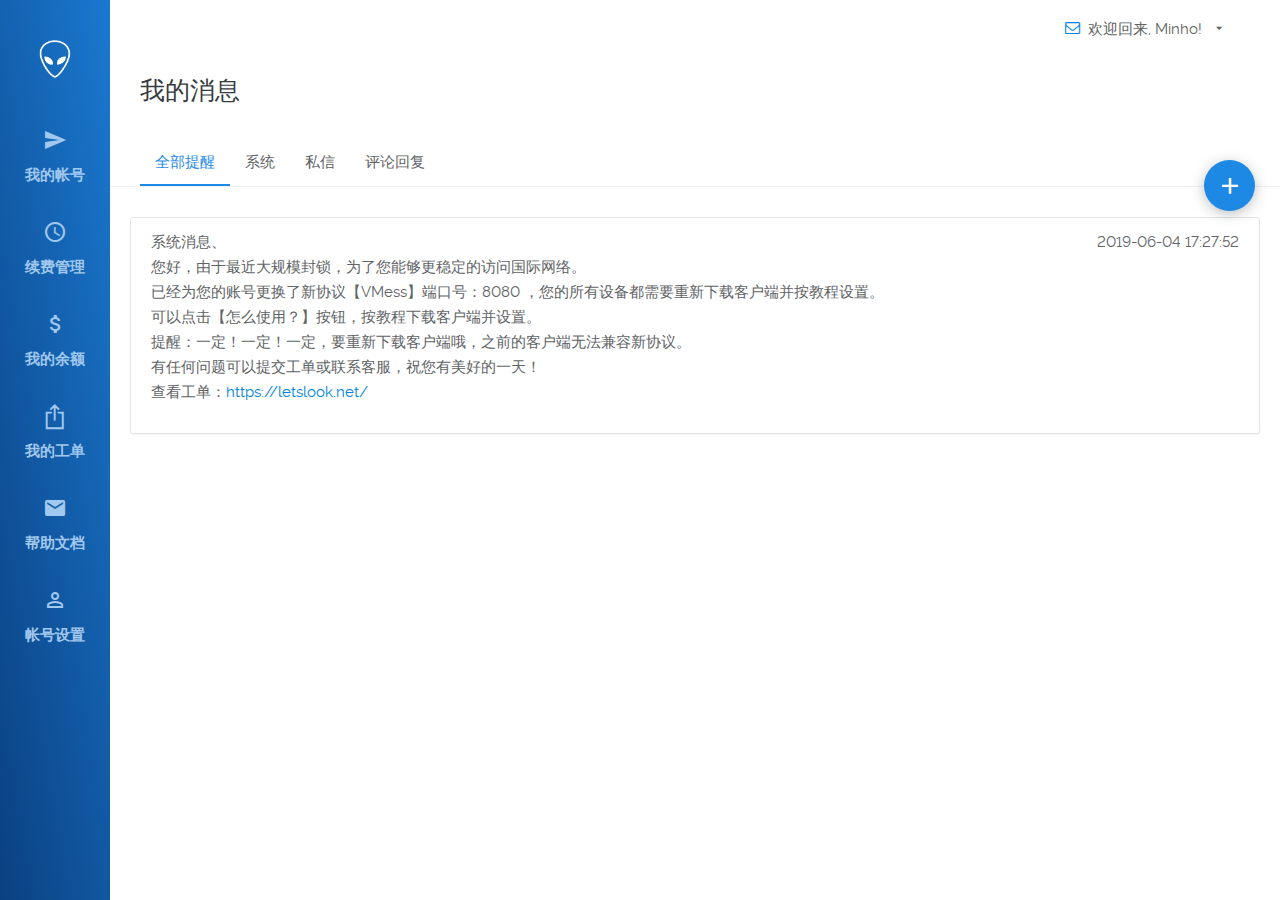
<file: message.html>
<!DOCTYPE html>
<html lang="en">
<head>
    <meta charset="UTF-8">
    <title>我的账号</title>
    <link href="static/bootstrap/4.3.1/css/bootstrap.min.css" type="text/css" rel="stylesheet">
    <link href="static/font-awesome/4.7.0/css/font-awesome.min.css" rel="stylesheet">
    <link href="static/css/reset.css" type="text/css" rel="stylesheet">
    <link href="static/css/style.css" type="text/css" rel="stylesheet">

</head>
<body>
<div class="sidebar">
    <a href="/" title="首页"></a>
    <a href="/">我的帐号</a>
    <a href="/renewal.html">续费管理</a>
    <a href="/pay.html">我的余额</a>
    <a href="/ticket.html">我的工单</a>
    <a href="/knowledge.html">帮助文档</a>
    <a href="/setting.html">帐号设置</a>
</div>
<div class="header">
    <nav class="navbar navbar-expand-lg navbar-transparent float-right">
        <button class="navbar-toggler" type="button" data-toggle="collapse" data-target="#navbarNav"
                aria-controls="navbarNav" aria-expanded="false" aria-label="Toggle navigation">
            <span class="navbar-toggler-icon"></span>
        </button>
        <div class="collapse navbar-collapse" id="navbarNav">
            <ul class="navbar-nav ">
                <li class="nav-item" style="line-height: 2.7em">
                    <a href="/message.html" class="notify-horn" title="站内私信">
                        <i class="fa fa-envelope-o" aria-hidden="true"></i>
                    </a>
                </li>
                <li class="nav-item dropdown dropdown-profile">
                    <a href="#" class="nav-link nav-user nav-profile" data-toggle="dropdown">
                        欢迎回来, Minho!
                    </a>
                    <div class="dropdown-menu dropdown-menu-right" aria-labelledby="dropdownMenuButton">
                        <a href="/" class="dropdown-item"><i class="fa fa-paper-plane" aria-hidden="true"></i>我的帐号</a>
                        <a href="/renewal.html" class="dropdown-item"><i class="fa fa-clock-o" aria-hidden="true"></i> 续费管理</a>
                        <a href="/pay.html" class="dropdown-item"><i class="fa fa-usd" aria-hidden="true"></i> 我的余额</a>
                        <div class="dropdown-divider"></div>
                        <a href="/message.html" class="dropdown-item"><i class="fa fa-envelope" aria-hidden="true"></i>我的消息</a>
                        <a href="/setting.html" class="dropdown-item"><i class="fa fa-cog" aria-hidden="true"></i> 帐号设置</a>
                        <div class="dropdown-divider"></div>
                        <a href="/login.html" class="dropdown-item"><i class="fa fa-sign-out" aria-hidden="true"></i>退出</a>
                    </div>
                </li>
            </ul>
        </div>
    </nav>
    <div class="clearfix"></div>
</div>
<div class="content-title">
    <div class="left">
        <h1>我的消息</h1>
    </div>
    <div class="right">

    </div>
</div>
<div class="content-menu">
    <div class="tabs-responsive">
        <div class="tabs-container">
            <ul class="nav nav-tabs">
                <li class="nav-item"><a href="#" class="active" data-toggle="list">全部提醒</a></li>
                <li class="nav-item"><a href="#" data-toggle="list">系统</a></li>
                <li class="nav-item"><a href="#" data-toggle="list">私信</a></li>
                <li class="nav-item"><a href="#" data-toggle="list">评论回复</a></li>
            </ul>
        </div>
    </div>
    <a class="content-menu-add" href="/renewal.html" title="" aria-label="Deploy New Server" data-original-title="Deploy New Server">
        <span class="fonticon_plus"></span>
    </a>
</div>
<div class="content-menu-line"></div>
<div class="content-body">
    <div class="panel panel-default">
        <div class="list-group">
            <div class="list-group-item">
                <div class="media">
                    <div class="media-body">
                        <div class="media-heading">
        <b>系统消息</b><p class="pull-right">2019-06-04 17:27:52</p>、
                        </div>
                        <div class="media-body"><p>您好，由于最近大规模封锁，为了您能够更稳定的访问国际网络。<br>
        已经为您的账号更换了新协议【VMess】端口号：8080 ，您的所有设备都需要重新下载客户端并按教程设置。<br>
        可以点击【怎么使用？】按钮，按教程下载客户端并设置。<br>
        提醒：一定！一定！一定，要重新下载客户端哦，之前的客户端无法兼容新协议。<br>
        有任何问题可以提交工单或联系客服，祝您有美好的一天！<br>
        查看工单：<a href="https://letslook.net/" target="_blank" rel="noreferrer noopener">https://letslook.net/</a></p>
                        </div>
                    </div>
                </div>
            </div>
        </div>
    </div>
</div>
<script src="static/jquery/3.4.1/jquery.min.js" type="text/javascript"></script>
<script src="static/bootstrap/4.3.1/js/bootstrap.bundle.js"></script>

</body>
</html>
</file>
<file: static/css/style.css>
.navbar-transparent {
    background-color: transparent;
}
.select2-container .select2-selection--single{
    outline: 0;
}
.select2-container--default .select2-selection--single {
    border-color: #DCDEE0;
    height: 50px;
}

.select2-container--default .select2-selection--single .select2-selection__rendered {
    line-height: 50px;
    padding-left: 15px;
    padding-top: 5px;
    overflow: hidden;
    text-overflow: ellipsis;
    white-space: nowrap;
    -webkit-appearance: none;
    -moz-appearance: none;
    outline: none;
}

.select2-container--default .select2-selection--single .select2-selection__arrow {
    height: 50px;
}
select{
    background: transparent;
    border:none;
    outline: none;
}
/*********侧边栏样式*********/
.sidebar {
    position: fixed;
    top: 0;
    left: 0;
    height: 100%;
    width: 110px;
    text-align: center;
    background: transparent linear-gradient(80deg, #0b4182 1%, #1a78cf 99%) repeat scroll 0% 0%;
    z-index: 10;
    overflow: auto;
    overflow-x: hidden;
}

.sidebar > a:nth-child(n+2) {
    display: block;
    margin-bottom: 32px;
    position: relative;
    color: #a1c8ee;
    font-weight: 700;
    transition: color .3s
}

.sidebar > a.active:after {
    position: absolute;
    right: -3px;
    top: 18px;
    display: block;
    height: 26px;
    width: 13px;
    content: "\f2f4";
    color: #fff;
    font-size: 49px;
    font-family: "Material-Design-Iconic-Font"
}

.sidebar > a:hover {
    color: #fff
}

.sidebar > a.active {
    color: #fff
}

.sidebar > a:nth-child(1) {
    display: block;
    width: 38px;
    height: 38px;
    margin: 40px auto 50px auto;
    background: url(../images/logo-white.png) 0 50%;
    background-size: 38px 38px;
}

.sidebar > a:nth-child(2):before {
    display: block;
    font-size: 24px;
    margin-bottom: 10px;
    font-family: Material-Design-Iconic-Font;
    content: "\f194"
}

.sidebar > a:nth-child(3):before {
    display: block;
    font-size: 24px;
    margin-bottom: 10px;
    font-family: Material-Design-Iconic-Font;
    content: "\f337"
}

.sidebar > a:nth-child(4):before {
    display: block;
    font-size: 24px;
    margin-bottom: 10px;
    font-family: Material-Design-Iconic-Font;
    content: "\f19a"
}

.sidebar > a:nth-child(5):before {
    display: block;
    font-size: 24px;
    margin-bottom: 10px;
    font-family: "icons";
    content: "\e926"
}

.sidebar > a:nth-child(6):before {
    display: block;
    font-size: 24px;
    margin-bottom: 10px;
    font-family: Material-Design-Iconic-Font;
    content: "\f15a"
}

.sidebar > a:nth-child(7):before {
    display: block;
    font-size: 24px;
    margin-bottom: 10px;
    font-family: Material-Design-Iconic-Font;
    content: "\f206"
}

/******头部用户信息样式*********/
.header {
    max-width: 1290px;
    margin: 0 auto;
    padding: 0 30px 0;
    text-align: right;
    position: relative;
    white-space: nowrap
}

.nav-link, .nav-link:link, .nav-link:visited, .nav-link:active, .nav-link:hover {
    color: #616366;
    text-decoration: none
}

.nav-profile:after {
    padding: 0 4px 0 10px;
    font-family: "Material-Design-Iconic-Font";
    content: "\f2f2"
}

.dropdown-profile a.dropdown-item {
    display: block;
    padding: 5px 25px;
    color: #616366;
    cursor: pointer;
    background-color: transparent;
    border-width: 0;
    font-size: 15px;
    line-height: 25px;
    font-weight: 300;
    text-decoration: none;
    font-family: "Raleway"
}
.dropdown-profile a.dropdown-item>i{
    padding-right: 5px;
}
.dropdown-profile a.dropdown-item:hover {
    color: #3ba3ff
}

.content-title {
    max-width: 1290px;
    min-width: 360px;
    margin: 0px auto;
    padding: 16px 30px 20px 30px;
    display: -webkit-flex;
    display: flex;
    -webkit-justify-content: flex-start;
    justify-content: flex-start;
    -webkit-align-items: center;
    align-items: center;
    flex-wrap: wrap;
    -webkit-flex-wrap: wrap;
}

.content-title > .left {
    -webkit-flex-grow: 2;
    flex-grow: 2;
    margin-right: 50px;
}

.content-title > .left h1 {
    font-size: 25px;
    line-height: 34px;
    color: #363B40;
    font-weight: 500;
    margin-bottom: 10px;
}

.content-title > .right {
    white-space: nowrap;
}

.content-title .sub-text {
    font-weight: 300;
    font-size: 13px;
    margin-right: 24px;
    line-height: 26px;
    color: #616366;
}

.content-menu {
    max-width: 1290px;
    min-width: 320px;
    margin: 0 auto 0 auto;
    padding: 0;
    position: relative;
    overflow: visible
}

.content-menu .pr-100 {
    padding-right: 100px;
}

.content-menu-add {
    display: block;
    position: absolute;
    height: 51px;
    width: 51px;
    border-radius: 100%;
    line-height: 51px;
    text-align: center;
    font-size: 27px;
    background-color: #1e88e5;
    color: #fff !important;
    box-shadow: 0 3px 15px -2px rgba(37, 45, 51, .4);
    transition: all ease-in .15s;
    top: 22px;
    right: 25px;
    z-index: 5;
}

.fonticon_plus:before {
    content: "\f278";
    font-family: "Material-Design-Iconic-Font"
}

.content-menu-add:hover {
    background: #3ba3ff
}

.content-menu-line {
    display: block;
    position: relative;
    top: 0;
    width: 100%;
    height: 1px;
    overflow: hidden;
    background-color: #edf0f2;
    margin-bottom: 30px
}

.nav {
    padding-left: 0;
    margin-bottom: 0;
    list-style: none
}

.nav > li {
    position: relative;
    display: block
}

.nav > li > a {
    position: relative;
    display: block;
    padding: 12px 15px
}

.nav > li.disabled > a {
    color: #777
}

.nav > li.disabled > a:hover, .nav > li.disabled > a:focus {
    color: #777;
    text-decoration: none;
    cursor: not-allowed;
    background-color: transparent
}

.nav .nav-divider {
    height: 1px;
    margin: 9px 0;
    overflow: hidden;
    background-color: #e5e5e5
}

.nav > li > a > img {
    max-width: none
}

.nav-tabs {
    border-bottom: 1px solid #edf0f2;
    white-space: nowrap
}

.nav-tabs > li {
    display: inline-block
}

.nav-tabs > li > a, .nav-tabs > li > button, .nav-tabs > li > span {
    position: relative;
    padding: 14px 15px;
    text-align: center;
    color: #616366;
    line-height: 20px;
    -webkit-transition: color ease-in .15s;
    transition: color ease-in .15s
}

.nav-tabs > li > button {
    background: 0 0;
    border: none;
    cursor: pointer
}

.nav-tabs > li > a:after, .nav-tabs > li > button:after, .nav-tabs > li > span:after {
    position: absolute;
    bottom: 0;
    left: 50%;
    display: block;
    content: "";
    height: 2px;
    width: 0;
    -webkit-transition: ease-in all .15s;
    transition: ease-in all .15s
}

.nav-tabs > li > a:hover, .nav-tabs > li > a:active, .nav-tabs > li > button:hover {
    color: #1e88e5
}

.nav-tabs > li > button:focus, .nav-tabs > li > button:active {
    outline: none
}

.nav-tabs > li > a.active, .nav-tabs > li > a.active:hover, .nav-tabs > li > a.active:focus, .nav-tabs > li > button.active, .nav-tabs > li > button.active:hover, .nav-tabs > li > button.active:focus, .nav-tabs > li > span.active {
    color: #1e88e5;
    cursor: default;
    border: none
}

.nav-tabs > li > a.active:after, .nav-tabs > li > button.active:after, .nav-tabs > li > button.active:after, .nav-tabs > li > span.active:after {
    width: 100%;
    margin-left: -50%;
    background-color: #1e88e5
}

.nav-tabs > li.active_orange > a:after {
    background-color: #fca426
}

.nav-tabs > li.active_green > a:after {
    background-color: #5fb35c
}

@media (max-width: 767px) {
    .nav-tabs {
        margin: 0 -12px
    }
}

.nav-tabs.nav-justified {
    width: 100%;
    border-bottom: 0
}

.nav-tabs.nav-justified > li {
    float: none
}

.nav-tabs.nav-justified > li > a {
    margin-bottom: 5px;
    text-align: center
}

.nav-tabs.nav-justified > .dropdown .dropdown-menu {
    top: auto;
    left: auto
}

@media (min-width: 768px) {
    .nav-tabs.nav-justified > li {
        display: table-cell;
        width: 1%
    }

    .nav-tabs.nav-justified > li > a {
        margin-bottom: 0
    }
}

.nav-tabs.nav-justified > li > a {
    margin-right: 0;
    border-radius: 4px
}

.nav-tabs.nav-justified > .active > a, .nav-tabs.nav-justified > .active > a:hover, .nav-tabs.nav-justified > .active > a:focus {
    border: 1px solid #edeff2
}

@media (min-width: 768px) {
    .nav-tabs.nav-justified > li > a {
        border-bottom: 1px solid #edeff2;
        border-radius: 4px 4px 0 0
    }

    .nav-tabs.nav-justified > .active > a, .nav-tabs.nav-justified > .active > a:hover, .nav-tabs.nav-justified > .active > a:focus {
        border-bottom-color: #fff
    }
}

.tabs-responsive {
    position: relative;
    height: 48px;
    overflow: hidden
}

.tabs-responsive > .tabs-container {
    position: absolute;
    top: 0;
    width: 100%
}

.tabs-responsive > .tabs-container > .btn {
    position: absolute;
    top: -1px
}

.tabs-responsive > .tabs-container > .btn-next {
    right: -1px;
    width: 30px;
    padding: 12px 0;
    text-align: right
}

.tabs-responsive > .tabs-container > .btn-prev {
    left: 0;
    width: 30px;
    padding: 12px 0;
    text-align: left
}

.tabs-responsive > .tabs-container > .nav-tabs {
    height: 76px;
    overflow-y: hidden;
    overflow-x: auto;
    -webkit-overflow-scrolling: touch;
    -webkit-user-select: none;
    -webkit-transition: all ease-in .15s;
    transition: all ease-in .15s
}

.tabs-responsive > .tabs-container > ul > li {
    float: none;
    display: inline-block;
    width: auto
}

@media (min-width: 1290px) {
    .tabs-responsive > .tabs-container > .btn {
        display: none
    }
}

@media (max-width: 1291px) {
    .tabs-responsive > .tabs-container {
        padding-left: 30px;
        padding-right: 30px
    }
}


/*********表格样式**********/
.content-body {
    max-width: 1290px;
    min-width: 320px;
    margin: 0 auto 0 auto;
    padding: 0 20px;
    overflow: auto
}

.panel {
    margin-bottom: 20px;
    background-color: #fff;
    border: 1px solid transparent;
    border-radius: 4px;
    -webkit-box-shadow: 0 1px 1px rgba(0, 0, 0, .05);
    box-shadow: 0 1px 1px rgba(0, 0, 0, .05)
}

.panel-body {
    padding: 15px
}

.panel-heading {
    padding: 10px 15px;
    border-bottom: 1px solid transparent;
    border-top-left-radius: 3px;
    border-top-right-radius: 3px
}

.panel-heading > .dropdown .dropdown-toggle {
    color: inherit
}

.panel-title {
    margin-top: 0;
    margin-bottom: 0;
    font-size: 16px;
    color: inherit
}

.panel-title > .small, .panel-title > .small > a, .panel-title > a, .panel-title > small, .panel-title > small > a {
    color: inherit
}

.panel-footer {
    padding: 10px 15px;
    background-color: #f5f5f5;
    border-top: 1px solid #ddd;
    border-bottom-right-radius: 3px;
    border-bottom-left-radius: 3px
}

.panel > .list-group, .panel > .panel-collapse > .list-group {
    margin-bottom: 0
}

.panel > .list-group .list-group-item, .panel > .panel-collapse > .list-group .list-group-item {
    border-width: 1px 0;
    border-radius: 0
}

.panel > .list-group:first-child .list-group-item:first-child, .panel > .panel-collapse > .list-group:first-child .list-group-item:first-child {
    border-top: 0;
    border-top-left-radius: 3px;
    border-top-right-radius: 3px
}

.panel > .list-group:last-child .list-group-item:last-child, .panel > .panel-collapse > .list-group:last-child .list-group-item:last-child {
    border-bottom: 0;
    border-bottom-right-radius: 3px;
    border-bottom-left-radius: 3px
}

.panel > .panel-heading + .panel-collapse > .list-group .list-group-item:first-child {
    border-top-left-radius: 0;
    border-top-right-radius: 0
}

.panel-heading + .list-group .list-group-item:first-child {
    border-top-width: 0
}

.list-group + .panel-footer {
    border-top-width: 0
}

.panel > .panel-collapse > .table, .panel > .table, .panel > .table-responsive > .table {
    margin-bottom: 0
}

.panel > .panel-collapse > .table caption, .panel > .table caption, .panel > .table-responsive > .table caption {
    padding-right: 15px;
    padding-left: 15px
}

.panel > .table-responsive:first-child > .table:first-child, .panel > .table:first-child {
    border-top-left-radius: 3px;
    border-top-right-radius: 3px
}

.panel > .table-responsive:first-child > .table:first-child > tbody:first-child > tr:first-child, .panel > .table-responsive:first-child > .table:first-child > thead:first-child > tr:first-child, .panel > .table:first-child > tbody:first-child > tr:first-child, .panel > .table:first-child > thead:first-child > tr:first-child {
    border-top-left-radius: 3px;
    border-top-right-radius: 3px
}

.panel > .table-responsive:first-child > .table:first-child > tbody:first-child > tr:first-child td:first-child, .panel > .table-responsive:first-child > .table:first-child > tbody:first-child > tr:first-child th:first-child, .panel > .table-responsive:first-child > .table:first-child > thead:first-child > tr:first-child td:first-child, .panel > .table-responsive:first-child > .table:first-child > thead:first-child > tr:first-child th:first-child, .panel > .table:first-child > tbody:first-child > tr:first-child td:first-child, .panel > .table:first-child > tbody:first-child > tr:first-child th:first-child, .panel > .table:first-child > thead:first-child > tr:first-child td:first-child, .panel > .table:first-child > thead:first-child > tr:first-child th:first-child {
    border-top-left-radius: 3px
}

.panel > .table-responsive:first-child > .table:first-child > tbody:first-child > tr:first-child td:last-child, .panel > .table-responsive:first-child > .table:first-child > tbody:first-child > tr:first-child th:last-child, .panel > .table-responsive:first-child > .table:first-child > thead:first-child > tr:first-child td:last-child, .panel > .table-responsive:first-child > .table:first-child > thead:first-child > tr:first-child th:last-child, .panel > .table:first-child > tbody:first-child > tr:first-child td:last-child, .panel > .table:first-child > tbody:first-child > tr:first-child th:last-child, .panel > .table:first-child > thead:first-child > tr:first-child td:last-child, .panel > .table:first-child > thead:first-child > tr:first-child th:last-child {
    border-top-right-radius: 3px
}

.panel > .table-responsive:last-child > .table:last-child, .panel > .table:last-child {
    border-bottom-right-radius: 3px;
    border-bottom-left-radius: 3px
}

.panel > .table-responsive:last-child > .table:last-child > tbody:last-child > tr:last-child, .panel > .table-responsive:last-child > .table:last-child > tfoot:last-child > tr:last-child, .panel > .table:last-child > tbody:last-child > tr:last-child, .panel > .table:last-child > tfoot:last-child > tr:last-child {
    border-bottom-right-radius: 3px;
    border-bottom-left-radius: 3px
}

.panel > .table-responsive:last-child > .table:last-child > tbody:last-child > tr:last-child td:first-child, .panel > .table-responsive:last-child > .table:last-child > tbody:last-child > tr:last-child th:first-child, .panel > .table-responsive:last-child > .table:last-child > tfoot:last-child > tr:last-child td:first-child, .panel > .table-responsive:last-child > .table:last-child > tfoot:last-child > tr:last-child th:first-child, .panel > .table:last-child > tbody:last-child > tr:last-child td:first-child, .panel > .table:last-child > tbody:last-child > tr:last-child th:first-child, .panel > .table:last-child > tfoot:last-child > tr:last-child td:first-child, .panel > .table:last-child > tfoot:last-child > tr:last-child th:first-child {
    border-bottom-left-radius: 3px
}

.panel > .table-responsive:last-child > .table:last-child > tbody:last-child > tr:last-child td:last-child, .panel > .table-responsive:last-child > .table:last-child > tbody:last-child > tr:last-child th:last-child, .panel > .table-responsive:last-child > .table:last-child > tfoot:last-child > tr:last-child td:last-child, .panel > .table-responsive:last-child > .table:last-child > tfoot:last-child > tr:last-child th:last-child, .panel > .table:last-child > tbody:last-child > tr:last-child td:last-child, .panel > .table:last-child > tbody:last-child > tr:last-child th:last-child, .panel > .table:last-child > tfoot:last-child > tr:last-child td:last-child, .panel > .table:last-child > tfoot:last-child > tr:last-child th:last-child {
    border-bottom-right-radius: 3px
}

.panel > .panel-body + .table, .panel > .panel-body + .table-responsive, .panel > .table + .panel-body, .panel > .table-responsive + .panel-body {
    border-top: 1px solid #ddd
}

.panel > .table > tbody:first-child > tr:first-child td, .panel > .table > tbody:first-child > tr:first-child th {
    border-top: 0
}

.panel > .table-bordered, .panel > .table-responsive > .table-bordered {
    border: 0
}

.panel > .table-bordered > tbody > tr > td:first-child, .panel > .table-bordered > tbody > tr > th:first-child, .panel > .table-bordered > tfoot > tr > td:first-child, .panel > .table-bordered > tfoot > tr > th:first-child, .panel > .table-bordered > thead > tr > td:first-child, .panel > .table-bordered > thead > tr > th:first-child, .panel > .table-responsive > .table-bordered > tbody > tr > td:first-child, .panel > .table-responsive > .table-bordered > tbody > tr > th:first-child, .panel > .table-responsive > .table-bordered > tfoot > tr > td:first-child, .panel > .table-responsive > .table-bordered > tfoot > tr > th:first-child, .panel > .table-responsive > .table-bordered > thead > tr > td:first-child, .panel > .table-responsive > .table-bordered > thead > tr > th:first-child {
    border-left: 0
}

.panel > .table-bordered > tbody > tr > td:last-child, .panel > .table-bordered > tbody > tr > th:last-child, .panel > .table-bordered > tfoot > tr > td:last-child, .panel > .table-bordered > tfoot > tr > th:last-child, .panel > .table-bordered > thead > tr > td:last-child, .panel > .table-bordered > thead > tr > th:last-child, .panel > .table-responsive > .table-bordered > tbody > tr > td:last-child, .panel > .table-responsive > .table-bordered > tbody > tr > th:last-child, .panel > .table-responsive > .table-bordered > tfoot > tr > td:last-child, .panel > .table-responsive > .table-bordered > tfoot > tr > th:last-child, .panel > .table-responsive > .table-bordered > thead > tr > td:last-child, .panel > .table-responsive > .table-bordered > thead > tr > th:last-child {
    border-right: 0
}

.panel > .table-bordered > tbody > tr:first-child > td, .panel > .table-bordered > tbody > tr:first-child > th, .panel > .table-bordered > thead > tr:first-child > td, .panel > .table-bordered > thead > tr:first-child > th, .panel > .table-responsive > .table-bordered > tbody > tr:first-child > td, .panel > .table-responsive > .table-bordered > tbody > tr:first-child > th, .panel > .table-responsive > .table-bordered > thead > tr:first-child > td, .panel > .table-responsive > .table-bordered > thead > tr:first-child > th {
    border-bottom: 0
}

.panel > .table-bordered > tbody > tr:last-child > td, .panel > .table-bordered > tbody > tr:last-child > th, .panel > .table-bordered > tfoot > tr:last-child > td, .panel > .table-bordered > tfoot > tr:last-child > th, .panel > .table-responsive > .table-bordered > tbody > tr:last-child > td, .panel > .table-responsive > .table-bordered > tbody > tr:last-child > th, .panel > .table-responsive > .table-bordered > tfoot > tr:last-child > td, .panel > .table-responsive > .table-bordered > tfoot > tr:last-child > th {
    border-bottom: 0
}

.panel > .table-responsive {
    margin-bottom: 0;
    border: 0
}

.panel-group {
    margin-bottom: 20px
}

.panel-group .panel {
    margin-bottom: 0;
    border-radius: 4px
}

.panel-group .panel + .panel {
    margin-top: 5px
}

.panel-group .panel-heading {
    border-bottom: 0
}

.panel-group .panel-heading + .panel-collapse > .list-group, .panel-group .panel-heading + .panel-collapse > .panel-body {
    border-top: 1px solid #ddd
}

.panel-group .panel-footer {
    border-top: 0
}

.panel-group .panel-footer + .panel-collapse .panel-body {
    border-bottom: 1px solid #ddd
}

.panel-default {
    border-color: #ddd
}

.panel-default > .panel-heading {
    color: #333;
    background-color: #f5f5f5;
    border-color: #ddd
}

.panel-default > .panel-heading + .panel-collapse > .panel-body {
    border-top-color: #ddd
}

.panel-default > .panel-heading .badge {
    color: #f5f5f5;
    background-color: #333
}

.panel-default > .panel-footer + .panel-collapse > .panel-body {
    border-bottom-color: #ddd
}

.panel-primary {
    border-color: #337ab7
}

.panel-primary > .panel-heading {
    color: #fff;
    background-color: #337ab7;
    border-color: #337ab7
}

.panel-primary > .panel-heading + .panel-collapse > .panel-body {
    border-top-color: #337ab7
}

.panel-primary > .panel-heading .badge {
    color: #337ab7;
    background-color: #fff
}

.panel-primary > .panel-footer + .panel-collapse > .panel-body {
    border-bottom-color: #337ab7
}

.panel-success {
    border-color: #d6e9c6
}

.panel-success > .panel-heading {
    color: #3c763d;
    background-color: #dff0d8;
    border-color: #d6e9c6
}

.panel-success > .panel-heading + .panel-collapse > .panel-body {
    border-top-color: #d6e9c6
}

.panel-success > .panel-heading .badge {
    color: #dff0d8;
    background-color: #3c763d
}

.panel-success > .panel-footer + .panel-collapse > .panel-body {
    border-bottom-color: #d6e9c6
}

.panel-info {
    border-color: #bce8f1
}

.panel-info > .panel-heading {
    color: #31708f;
    background-color: #d9edf7;
    border-color: #bce8f1
}

.panel-info > .panel-heading + .panel-collapse > .panel-body {
    border-top-color: #bce8f1
}

.panel-info > .panel-heading .badge {
    color: #d9edf7;
    background-color: #31708f
}

.panel-info > .panel-footer + .panel-collapse > .panel-body {
    border-bottom-color: #bce8f1
}

.panel-warning {
    border-color: #faebcc
}

.panel-warning > .panel-heading {
    color: #8a6d3b;
    background-color: #fcf8e3;
    border-color: #faebcc
}

.panel-warning > .panel-heading + .panel-collapse > .panel-body {
    border-top-color: #faebcc
}

.panel-warning > .panel-heading .badge {
    color: #fcf8e3;
    background-color: #8a6d3b
}

.panel-warning > .panel-footer + .panel-collapse > .panel-body {
    border-bottom-color: #faebcc
}

.panel-danger {
    border-color: #ebccd1
}

.panel-danger > .panel-heading {
    color: #a94442;
    background-color: #f2dede;
    border-color: #ebccd1
}

.panel-danger > .panel-heading + .panel-collapse > .panel-body {
    border-top-color: #ebccd1
}

.panel-danger > .panel-heading .badge {
    color: #f2dede;
    background-color: #a94442
}

.panel-danger > .panel-footer + .panel-collapse > .panel-body {
    border-bottom-color: #ebccd1
}

.panel {
    position: relative;
    display: block;
    margin-bottom: 20px;
    background-color: #fff;
    border: 1px solid #e3e5e8;
    -webkit-border-radius: 3px;
    border-radius: 3px;
    text-align: left
}

.panel-body, .panel-block-sm {
    padding: 24px
}

/*********页面主要部分表单相关*************/
.body-column {
    margin: 0 auto 50px auto;
    overflow: hidden;
}
.body-column.width-sm{
    max-width: 460px;
}

.body-column h3 {
    font-size: 20px;
    line-height: 28px;
    margin-bottom: 25px;
    color: #363B40;
    font-weight: 500;
}

.body-column-label {
    display: inline-block;
    margin-bottom: 15px;
    position: relative;
}

.body-column-label > input[type=text], .body-column-label > input[type=number], .body-column-label > input[type=password], .body-column-label > input[type=email], .body-column-label > textarea, .body-column-label > select {
    width: 100%;
    transition: all 0.1s ease-in-out 0s;
}

.body-column-label .form-label-title {
    display: inline !important;
}

.body-column-label .form-input-control {
    padding-top: 14px;
}
.body-column-label .form-input-control::-webkit-input-placeholder {
    color: #9DA2A6;
    font-weight: 400;
    font-size: 12px;
}
.body-column-label .form-input-control:-moz-placeholder {
    color: red;
}
.body-column-label .form-input-control:-ms-input-placeholder {
    color: red;
}
.body-column-label.w-50 {
    width: 49.5% !important;
}

.body-column-label.w-75 {
    width: 74.5% !important;
}

.body-column-label.w-25 {
    width: 24.5% !important;
}

.body-column-label > :nth-child(1) {
    position: absolute;
    top: 5px;
    left: 16px;
    pointer-events: none;
    font-size: 11px;
    color: #74777a;
    font-weight: bold;
    line-height: 18px;
    display: none;
    z-index: 100;
}
</file>
